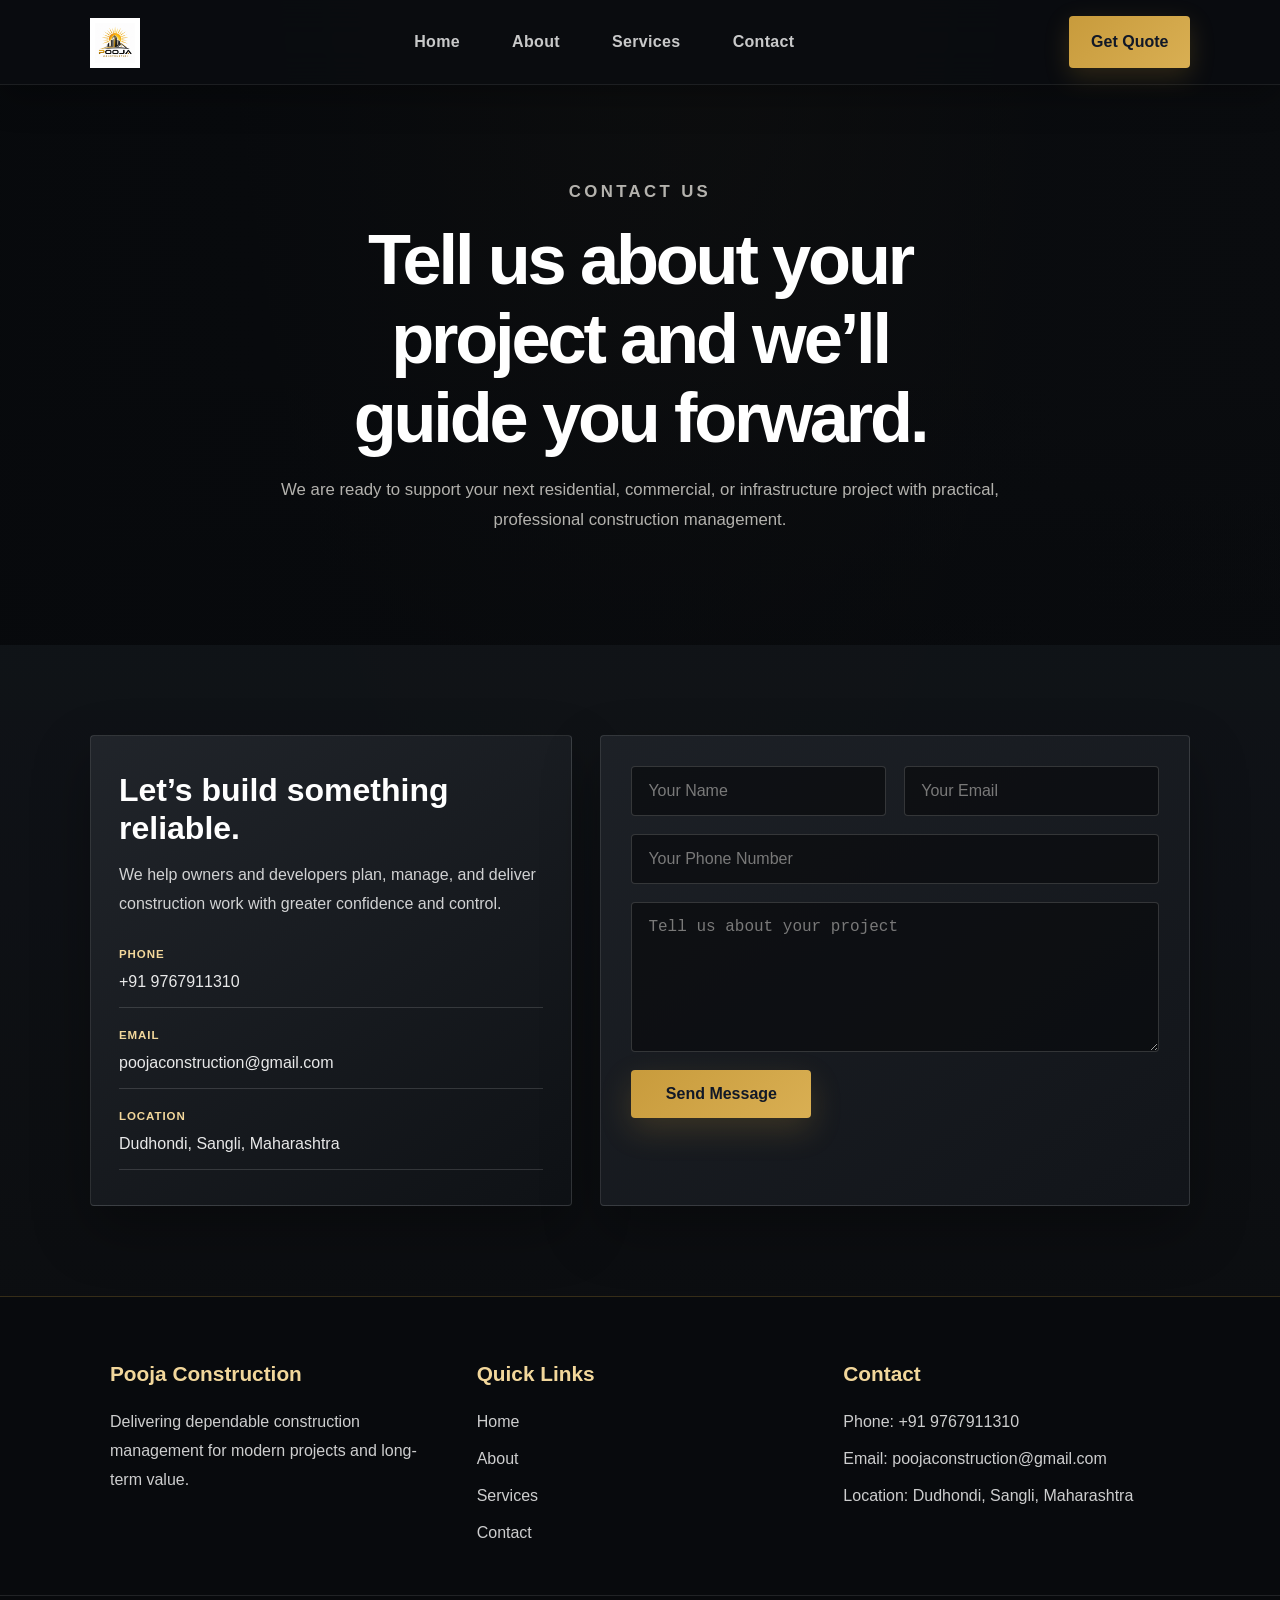
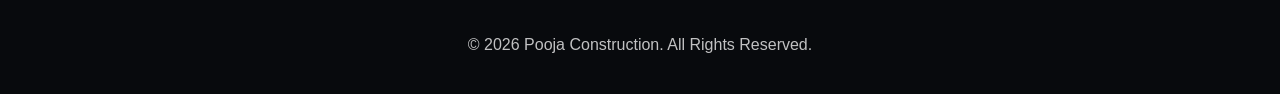
<file: contact.html>
<!DOCTYPE html>
<html lang="en">
<head>
    <meta charset="UTF-8">
    <meta name="viewport" content="width=device-width, initial-scale=1.0">
    <title>Contact Us | Pooja Construction</title>
    <link rel="stylesheet" href="css/style.css">
</head>
<body>
<header>
    <div class="logo">
        <img src="images/logo.png" alt="Pooja Construction Logo">
    </div>

    <nav>
        <a href="index.html">Home</a>
        <a href="about.html">About</a>
        <a href="services.html">Services</a>
        <a href="contact.html">Contact</a>
    </nav>

    <a href="contact.html" class="nav-cta">Get Quote</a>
</header>

<main>
    <section class="page-hero contact-page-hero reveal">
        <div class="page-hero-content">
            <p class="eyebrow">Contact us</p>
            <h1>Tell us about your project and we’ll guide you forward.</h1>
            <p>
                We are ready to support your next residential, commercial, or infrastructure project with practical, professional construction management.
            </p>
        </div>
    </section>

    <section class="page-section reveal">
        <div class="contact-wrap contact-page-wrap">
            <div class="contact-info">
                <h3>Let’s build something reliable.</h3>
                <p>We help owners and developers plan, manage, and deliver construction work with greater confidence and control.</p>

                <ul class="contact-details">
                    <li><span>Phone</span> +91 9767911310</li>
                    <li><span>Email</span> poojaconstruction@gmail.com</li>
                    <li><span>Location</span> Dudhondi, Sangli, Maharashtra</li>
                </ul>
            </div>

            <form class="contact-form" id="contactForm">
                <div class="field-row">
                    <input type="text" placeholder="Your Name" required>
                    <input type="email" placeholder="Your Email" required>
                </div>
                <input type="tel" placeholder="Your Phone Number" required>
                <textarea placeholder="Tell us about your project" rows="6" required></textarea>
                <button type="submit">Send Message</button>
            </form>
        </div>
    </section>
</main>

<footer>
    <div class="footer-container">
        <div class="footer-section">
            <h3>Pooja Construction</h3>
            <p>Delivering dependable construction management for modern projects and long-term value.</p>
        </div>

        <div class="footer-section">
            <h3>Quick Links</h3>
            <a href="index.html">Home</a>
            <a href="about.html">About</a>
            <a href="services.html">Services</a>
            <a href="contact.html">Contact</a>
        </div>

        <div class="footer-section">
            <h3>Contact</h3>
            <p>Phone: +91 9767911310</p>
            <p>Email: poojaconstruction@gmail.com</p>
            <p>Location: Dudhondi, Sangli, Maharashtra</p>
        </div>
    </div>

    <div class="footer-bottom">
        <p>© 2026 Pooja Construction. All Rights Reserved.</p>
    </div>
</footer>

<script src="js/script.js"></script>
</body>
</html>
</file>
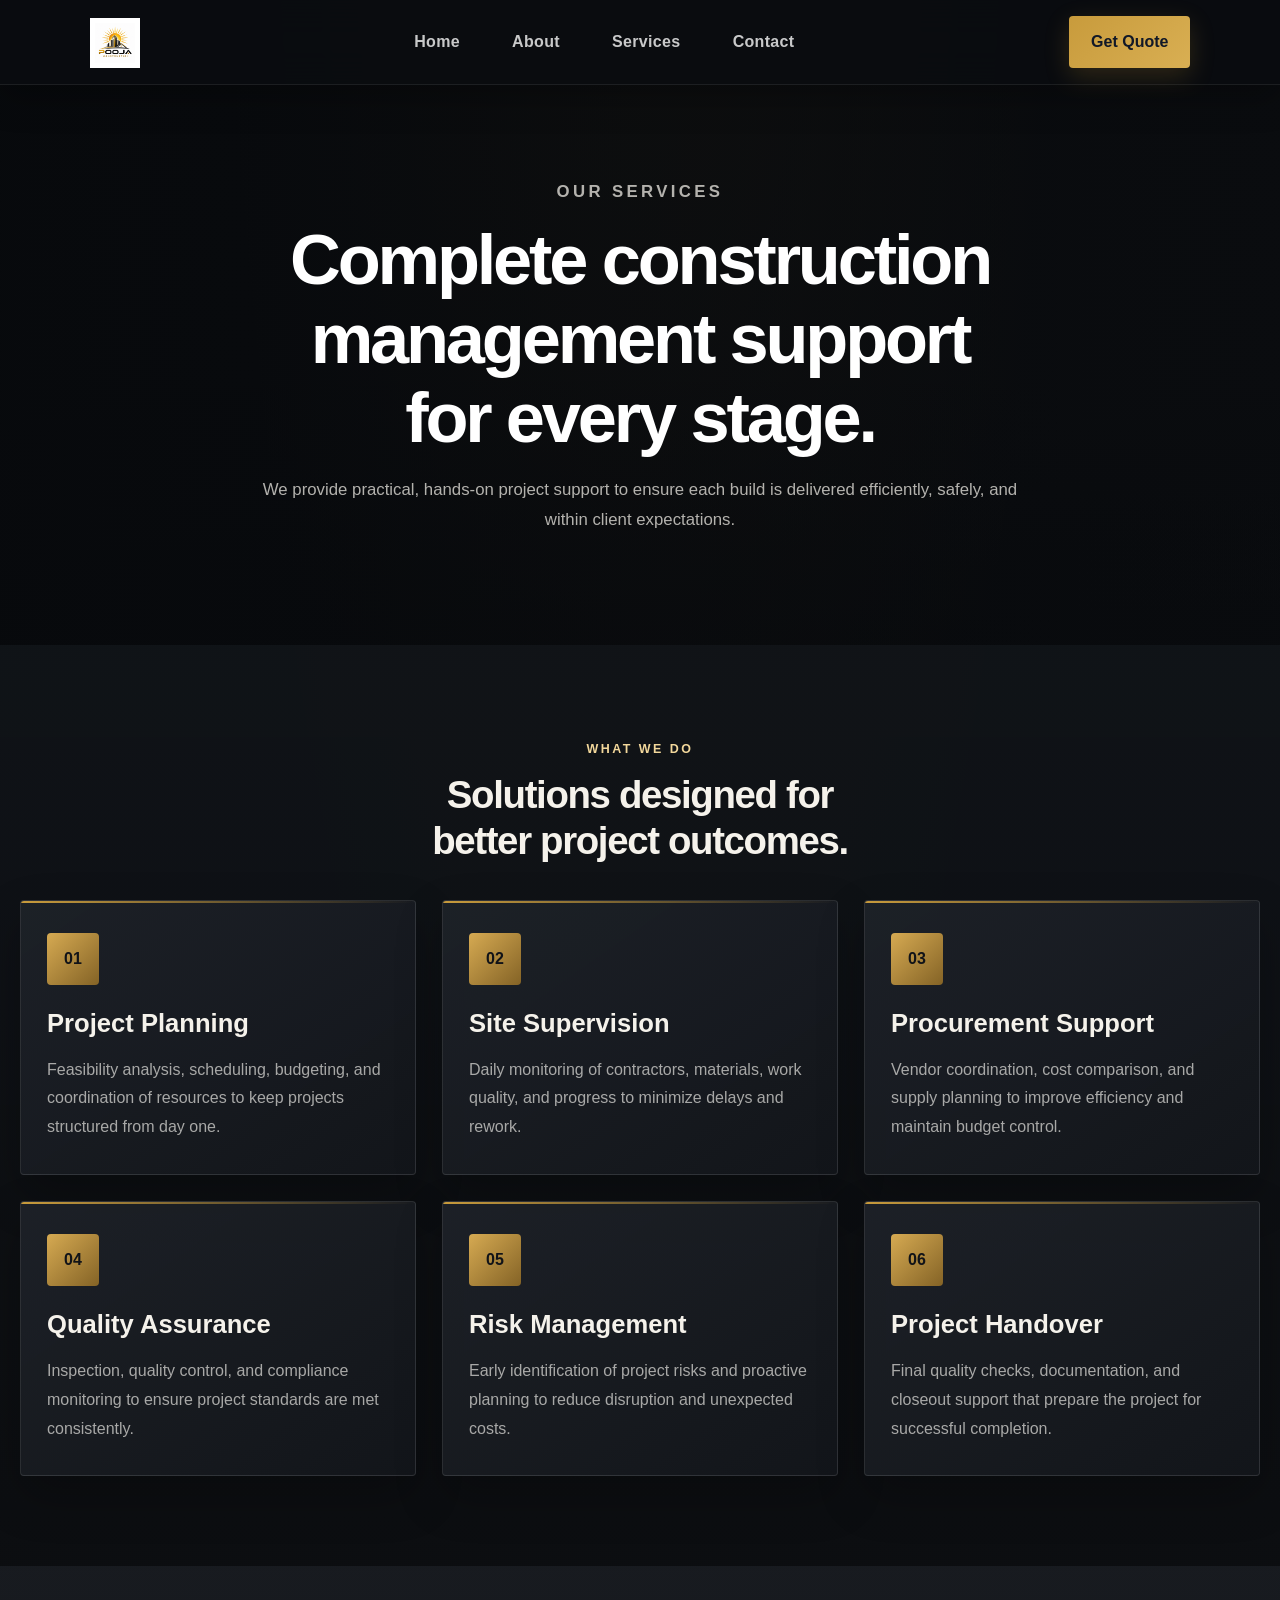
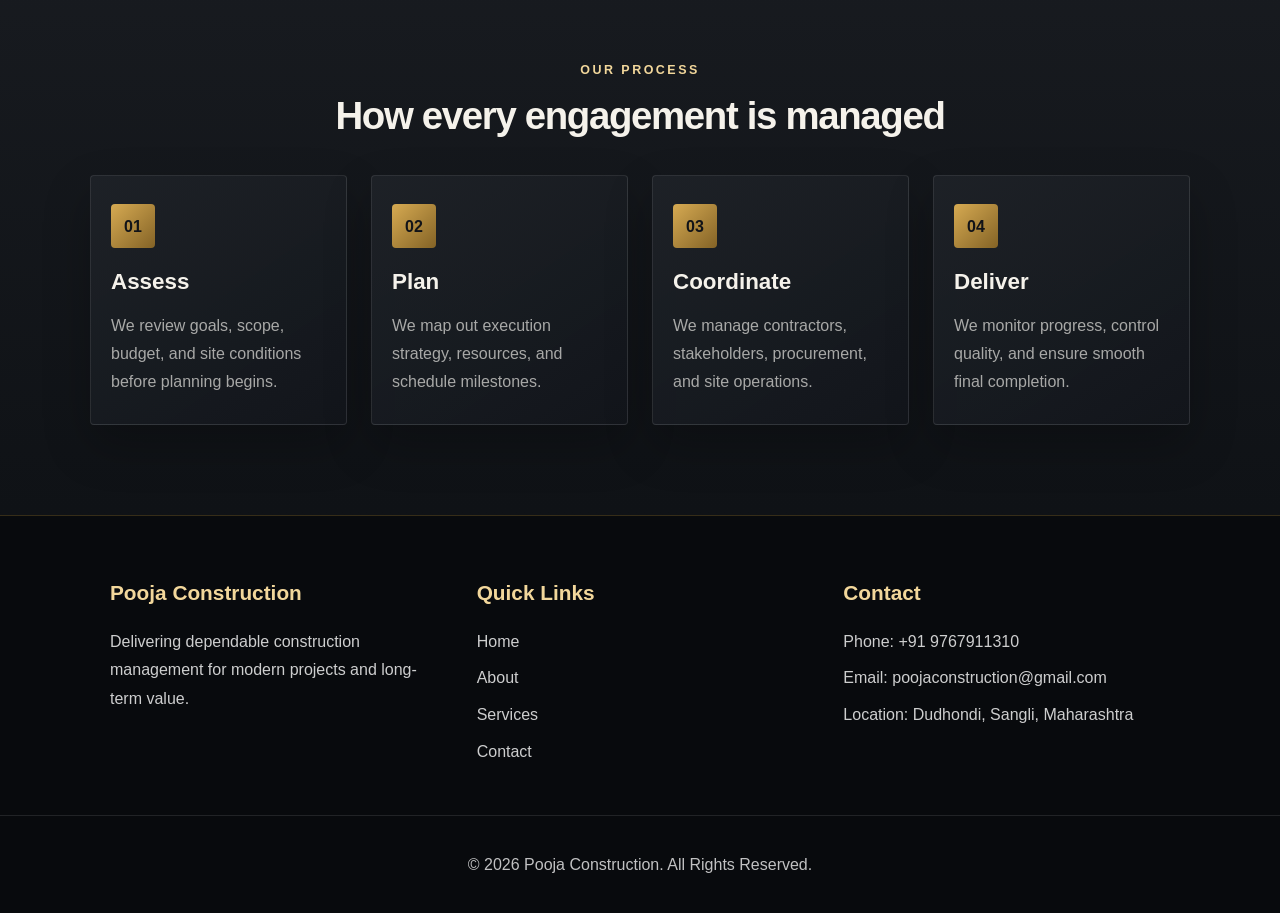
<file: services.html>
<!DOCTYPE html>
<html lang="en">
<head>
    <meta charset="UTF-8">
    <meta name="viewport" content="width=device-width, initial-scale=1.0">
    <title>Our Services | Pooja Construction</title>
    <link rel="stylesheet" href="css/style.css">
</head>
<body>
<header>
    <div class="logo">
        <img src="images/logo.png" alt="Pooja Construction Logo">
    </div>

    <nav>
        <a href="index.html">Home</a>
        <a href="about.html">About</a>
        <a href="services.html">Services</a>
        <a href="contact.html">Contact</a>
    </nav>

    <a href="contact.html" class="nav-cta">Get Quote</a>
</header>

<main>
    <section class="page-hero services-page-hero reveal">
        <div class="page-hero-content">
            <p class="eyebrow">Our services</p>
            <h1>Complete construction management support for every stage.</h1>
            <p>
                We provide practical, hands-on project support to ensure each build is delivered efficiently, safely, and within client expectations.
            </p>
        </div>
    </section>

    <section class="page-section reveal">
        <div class="section-heading center">
            <p class="section-tag">What we do</p>
            <h2>Solutions designed for better project outcomes.</h2>
        </div>

        <div class="service-cards service-page-cards">
            <div class="service-card">
                <div class="service-icon">01</div>
                <h3>Project Planning</h3>
                <p>Feasibility analysis, scheduling, budgeting, and coordination of resources to keep projects structured from day one.</p>
            </div>

            <div class="service-card">
                <div class="service-icon">02</div>
                <h3>Site Supervision</h3>
                <p>Daily monitoring of contractors, materials, work quality, and progress to minimize delays and rework.</p>
            </div>

            <div class="service-card">
                <div class="service-icon">03</div>
                <h3>Procurement Support</h3>
                <p>Vendor coordination, cost comparison, and supply planning to improve efficiency and maintain budget control.</p>
            </div>

            <div class="service-card">
                <div class="service-icon">04</div>
                <h3>Quality Assurance</h3>
                <p>Inspection, quality control, and compliance monitoring to ensure project standards are met consistently.</p>
            </div>

            <div class="service-card">
                <div class="service-icon">05</div>
                <h3>Risk Management</h3>
                <p>Early identification of project risks and proactive planning to reduce disruption and unexpected costs.</p>
            </div>

            <div class="service-card">
                <div class="service-icon">06</div>
                <h3>Project Handover</h3>
                <p>Final quality checks, documentation, and closeout support that prepare the project for successful completion.</p>
            </div>
        </div>
    </section>

    <section class="page-section alt-section reveal">
        <div class="section-heading center">
            <p class="section-tag">Our process</p>
            <h2>How every engagement is managed</h2>
        </div>

        <div class="process-grid">
            <div class="process-step">
                <span>01</span>
                <h3>Assess</h3>
                <p>We review goals, scope, budget, and site conditions before planning begins.</p>
            </div>
            <div class="process-step">
                <span>02</span>
                <h3>Plan</h3>
                <p>We map out execution strategy, resources, and schedule milestones.</p>
            </div>
            <div class="process-step">
                <span>03</span>
                <h3>Coordinate</h3>
                <p>We manage contractors, stakeholders, procurement, and site operations.</p>
            </div>
            <div class="process-step">
                <span>04</span>
                <h3>Deliver</h3>
                <p>We monitor progress, control quality, and ensure smooth final completion.</p>
            </div>
        </div>
    </section>
</main>

<footer>
    <div class="footer-container">
        <div class="footer-section">
            <h3>Pooja Construction</h3>
            <p>Delivering dependable construction management for modern projects and long-term value.</p>
        </div>

        <div class="footer-section">
            <h3>Quick Links</h3>
            <a href="index.html">Home</a>
            <a href="about.html">About</a>
            <a href="services.html">Services</a>
            <a href="contact.html">Contact</a>
        </div>

        <div class="footer-section">
            <h3>Contact</h3>
            <p>Phone: +91 9767911310</p>
            <p>Email: poojaconstruction@gmail.com</p>
            <p>Location: Dudhondi, Sangli, Maharashtra</p>
        </div>
    </div>

    <div class="footer-bottom">
        <p>© 2026 Pooja Construction. All Rights Reserved.</p>
    </div>
</footer>

<script src="js/script.js"></script>
</body>
</html>
</file>
<file: css/style.css>
:root {
    --bg: #0c0e11;
    --panel: #171a1f;
    --dark: #111318;
    --dark-2: #20242b;
    --muted: #b0b3b8;
    --line: rgba(255, 255, 255, 0.12);
    --gold: #c89b3c;
    --gold-soft: #f2d79b;
    --shadow: 0 24px 60px rgba(0, 0, 0, 0.32);
}

* {
    box-sizing: border-box;
}

html {
    scroll-behavior: smooth;
}

body {
    margin: 0;
    font-family: "Segoe UI", Arial, sans-serif;
    background: var(--bg);
    color: var(--dark);
    line-height: 1.6;
}

a {
    text-decoration: none;
    transition: all 0.2s ease;
}

img {
    max-width: 100%;
    display: block;
}

header {
    display: flex;
    justify-content: space-between;
    align-items: center;
    padding: 22px 7%;
    background: rgba(15, 23, 42, 0.96);
    position: sticky;
    top: 0;
    z-index: 99;
    box-shadow: 0 8px 25px rgba(0, 0, 0, 0.12);
}

.logo-section {
    display: flex;
    align-items: center;
    gap: 14px;
    cursor: pointer;
}

.logo {
    width: 50px;
    height: 50px;
    object-fit: contain;
}

.company-name {
    display: flex;
    flex-direction: column;
    font-size: 1.4rem;
    font-weight: 900;
    letter-spacing: 0.02em;
    background: linear-gradient(135deg, #ffd700 0%, #c89b3c 50%, #ff6b6b 100%);
    -webkit-background-clip: text;
    -webkit-text-fill-color: transparent;
    background-clip: text;
    text-transform: uppercase;
    line-height: 1.1;
}

.company-name span {
    font-size: 0.75rem;
    letter-spacing: 0.08em;
    font-weight: 700;
    background: linear-gradient(90deg, #c89b3c 0%, #ffd700 50%, #d4af37 100%);
    -webkit-background-clip: text;
    -webkit-text-fill-color: transparent;
    background-clip: text;
}

.logo-mark {
    display: inline-flex;
    align-items: center;
    justify-content: center;
    width: 42px;
    height: 42px;
    border-radius: 12px;
    background: linear-gradient(135deg, var(--gold), #d9af53);
    color: #111827;
    font-size: 0.85rem;
    font-weight: 800;
}

nav {
    display: flex;
    align-items: center;
    gap: 28px;
}

nav > a, .dropdown-trigger {
    color: rgba(255, 255, 255, 0.85);
    font-weight: 600;
    position: relative;
    padding: 8px 12px;
    transition: all 0.3s ease;
    display: inline-flex;
    align-items: center;
    cursor: pointer;
    border: none;
    background: none;
}

nav > a::before, .dropdown-trigger::before {
    content: "";
    position: absolute;
    bottom: 0;
    left: 0;
    width: 0;
    height: 2px;
    background: linear-gradient(90deg, var(--gold), var(--gold-soft));
    transition: width 0.4s cubic-bezier(0.34, 1.56, 0.64, 1);
}

nav > a::after, .dropdown-trigger::after {
    content: "";
    position: absolute;
    inset: 0;
    border-radius: 8px;
    background: rgba(200, 155, 60, 0.08);
    opacity: 0;
    transition: opacity 0.3s ease;
    z-index: -1;
}

nav > a:hover, .dropdown-trigger:hover {
    color: var(--gold-soft);
    transform: translateY(-2px);
}

nav > a:hover::before, .dropdown-trigger:hover::before {
    width: 100%;
}

nav > a:hover::after, .dropdown-trigger:hover::after {
    opacity: 1;
}

/* Projects Dropdown */
.nav-dropdown {
    position: relative;
}

.dropdown-trigger {
    padding-right: 20px;
}

.dropdown-menu {
    position: absolute;
    top: 100%;
    left: 0;
    background: linear-gradient(180deg, rgba(15, 23, 42, 0.98) 0%, rgba(31, 41, 55, 0.98) 100%);
    border: 1px solid rgba(200, 155, 60, 0.3);
    border-radius: 12px;
    padding: 12px 0;
    min-width: 200px;
    box-shadow: 0 12px 32px rgba(0, 0, 0, 0.3);
    opacity: 0;
    visibility: hidden;
    transform: translateY(-10px);
    transition: all 0.3s ease;
    margin-top: 8px;
    z-index: 100;
}

.nav-dropdown:hover .dropdown-menu {
    opacity: 1;
    visibility: visible;
    transform: translateY(0);
}

.dropdown-item {
    display: block;
    padding: 12px 20px;
    color: rgba(255, 255, 255, 0.8);
    font-weight: 500;
    font-size: 0.95rem;
    transition: all 0.2s ease;
    position: relative;
    overflow: hidden;
}

.dropdown-item::before {
    content: "";
    position: absolute;
    left: 0;
    top: 0;
    width: 3px;
    height: 100%;
    background: linear-gradient(180deg, var(--gold), var(--gold-soft));
    opacity: 0;
    transition: opacity 0.2s ease;
}

.dropdown-item:hover {
    background: rgba(200, 155, 60, 0.24);
    color: var(--gold-soft);
    padding-left: 24px;
}

.dropdown-item:hover::before {
    opacity: 1;
}

.nav-cta {
    display: inline-flex;
    align-items: center;
    justify-content: center;
    background: linear-gradient(135deg, var(--gold), #d9af53);
    color: #111827;
    border-radius: 10px;
    padding: 12px 18px;
    font-weight: 700;
}

main {
    padding: 0;
}

section {
    padding: 90px 20px;
}

.hero {
    display: grid;
    grid-template-columns: 1.2fr 0.8fr;
    align-items: center;
    gap: 40px;
    min-height: 620px;
    background: linear-gradient(135deg, rgba(15, 23, 42, 0.88), rgba(31, 41, 55, 0.75)),
        url("https://images.unsplash.com/photo-1541976520773-b146fe66f9dd?auto=format&fit=crop&w=1600&q=80") center/cover no-repeat;
    color: #fff;
    padding: 90px 7%;
    position: relative;
}

.hero-content {
    max-width: 760px;
    padding: 24px 0;
}

.eyebrow {
    margin: 0 0 14px;
    color: var(--gold-soft);
    font-size: 0.8rem;
    font-weight: 700;
    letter-spacing: 0.14em;
    text-transform: uppercase;
}

.hero h1 {
    font-size: clamp(2.7rem, 5vw, 5rem);
    margin: 0 0 18px;
    line-height: 1.08;
    letter-spacing: -0.05em;
}

.hero p {
    font-size: 1.08rem;
    line-height: 1.8;
    color: rgba(255, 255, 255, 0.82);
    max-width: 650px;
}

.hero-actions {
    display: flex;
    flex-wrap: wrap;
    gap: 18px;
    margin-top: 28px;
}

.hero-button,
.about-button,
.contact-form button {
    display: inline-flex;
    align-items: center;
    justify-content: center;
    background: linear-gradient(135deg, var(--gold) 0%, #d9af53 100%);
    color: #111827;
    padding: 15px 28px;
    border-radius: 12px;
    font-weight: 700;
    box-shadow: 0 12px 24px rgba(200, 155, 60, 0.25);
}

.hero-button.secondary {
    background: rgba(255, 255, 255, 0.08);
    color: #fff;
    border: 1px solid rgba(255, 255, 255, 0.22);
    box-shadow: none;
}

.hero-button:hover,
.about-button:hover,
.contact-form button:hover {
    transform: translateY(-1px);
    filter: brightness(1.02);
}

.hero-visual {
    position: relative;
    min-height: 420px;
    display: flex;
    align-items: center;
    justify-content: center;
}

.visual-card {
    border-radius: 22px;
    overflow: hidden;
    box-shadow: 0 30px 60px rgba(0, 0, 0, 0.25);
}

.main-card {
    width: min(100%, 480px);
    transform: rotate(2deg);
}

.main-card img {
    height: 470px;
    width: 100%;
    object-fit: cover;
}

.floating-card {
    position: absolute;
    right: 0;
    bottom: 36px;
    background: rgba(255, 255, 255, 0.96);
    color: var(--dark);
    padding: 18px 20px;
    border-radius: 18px;
    display: flex;
    flex-direction: column;
    min-width: 185px;
    box-shadow: 0 20px 30px rgba(0, 0, 0, 0.12);
}

.floating-card span {
    font-size: 0.7rem;
    text-transform: uppercase;
    letter-spacing: 0.12em;
    color: var(--muted);
}

.floating-card strong {
    font-size: 2.3rem;
    line-height: 1;
    margin: 8px 0;
}

.floating-card small {
    color: var(--muted);
}

.stats {
    display: grid;
    grid-template-columns: repeat(4, minmax(0, 1fr));
    gap: 20px;
    max-width: 1100px;
    margin: -36px auto 0;
    padding: 0 20px;
    position: relative;
    z-index: 1;
}

.stat-item {
    background: linear-gradient(135deg, rgba(255, 255, 255, 0.98) 0%, rgba(242, 215, 155, 0.15) 100%);
    border: 2px solid var(--line);
    border-radius: 18px;
    padding: 28px 18px;
    text-align: center;
    box-shadow: var(--shadow);
    transition: all 0.3s ease;
    position: relative;
}

.stat-item:hover {
    background: linear-gradient(135deg, rgba(255, 255, 255, 1) 0%, rgba(200, 155, 60, 0.2) 100%);
    border-color: var(--gold);
    box-shadow: 0 12px 32px rgba(200, 155, 60, 0.2);
    transform: translateY(-4px);
}

.stat-item strong {
    display: block;
    font-size: 2rem;
    color: var(--dark);
}

.stat-item span {
    color: var(--muted);
    font-size: 0.95rem;
}

.section-heading {
    max-width: 760px;
    margin-bottom: 36px;
}

.section-heading.center {
    margin-left: auto;
    margin-right: auto;
    text-align: center;
}

.section-tag {
    display: inline-block;
    margin: 0 0 12px;
    color: var(--gold);
    font-size: 0.78rem;
    letter-spacing: 0.12em;
    text-transform: uppercase;
    font-weight: 700;
}

.section-heading h2,
.about h2,
.services h2,
.contact h2 {
    font-size: clamp(2rem, 3vw, 3rem);
    margin: 0;
    line-height: 1.2;
}

.about {
    background: linear-gradient(135deg, rgba(240, 250, 255, 0.9) 0%, rgba(245, 240, 255, 0.5) 100%),
        url("https://images.unsplash.com/photo-1552664730-d307ca884978?auto=format&fit=crop&w=1600&q=80") center/cover fixed;
}

.about-grid {
    max-width: 1100px;
    margin: auto;
    display: grid;
    grid-template-columns: 1fr 1fr;
    gap: 40px;
    align-items: center;
}

.about-image {
    position: relative;
}

.about-image img {
    height: 520px;
    width: 100%;
    object-fit: cover;
    border-radius: 22px;
    box-shadow: var(--shadow);
    border: 3px solid var(--gold);
    transition: transform 0.3s ease;
}

.about-image img:hover {
    transform: scale(1.02);
}

.badge {
    position: absolute;
    left: 20px;
    bottom: 20px;
    background: rgba(17, 24, 39, 0.9);
    color: #fff;
    padding: 12px 16px;
    border-radius: 10px;
    font-size: 0.8rem;
    font-weight: 700;
    letter-spacing: 0.08em;
    text-transform: uppercase;
}

.about-text p {
    color: var(--muted);
    font-size: 1.02rem;
    line-height: 1.9;
    margin: 0 0 18px;
}

.feature-list {
    list-style: none;
    padding: 0;
    margin: 24px 0 26px;
    display: grid;
    gap: 12px;
}

.feature-list li {
    position: relative;
    padding-left: 24px;
    color: var(--dark);
    font-weight: 600;
}

.feature-list li::before {
    content: "";
    position: absolute;
    left: 0;
    top: 9px;
    width: 10px;
    height: 10px;
    border-radius: 50%;
    background: var(--gold);
    box-shadow: 0 0 0 4px rgba(200, 155, 60, 0.18);
}

.services {
    background: linear-gradient(180deg, rgba(247, 245, 242, 0.95) 0%, rgba(244, 241, 235, 0.95) 100%),
        url("https://images.unsplash.com/photo-1454165804606-c3d57bc86b40?auto=format&fit=crop&w=1600&q=80") center/cover fixed;
}

.services-container {
    max-width: 1100px;
    margin: auto;
}

.service-cards {
    display: grid;
    grid-template-columns: repeat(3, minmax(0, 1fr));
    gap: 26px;
    margin-top: 28px;
}

.service-card {
    background: linear-gradient(135deg, rgba(255, 255, 255, 0.98) 0%, rgba(230, 245, 255, 0.6) 100%);
    padding: 32px 26px;
    border: 2px solid var(--line);
    border-radius: 20px;
    box-shadow: var(--shadow);
    transition: all 0.3s ease;
    position: relative;
    overflow: hidden;
}

.service-card::before {
    content: "";
    position: absolute;
    top: 0;
    left: 0;
    right: 0;
    height: 4px;
    background: linear-gradient(90deg, var(--gold), transparent);
    opacity: 0;
    transition: opacity 0.3s ease;
}

.service-card:hover {
    transform: translateY(-8px);
    box-shadow: 0 24px 48px rgba(200, 155, 60, 0.15);
    border-color: var(--gold-soft);
}

.service-card:hover::before {
    opacity: 1;
}

.service-icon {
    display: inline-flex;
    align-items: center;
    justify-content: center;
    width: 52px;
    height: 52px;
    border-radius: 14px;
    background: linear-gradient(135deg, var(--gold-soft), rgba(200, 155, 60, 0.15));
    color: var(--dark);
    font-weight: 800;
    margin-bottom: 18px;
}

.service-card h3 {
    font-size: 1.6rem;
    margin: 0 0 12px;
}

.service-card p {
    margin: 0;
    color: var(--muted);
    line-height: 1.8;
}

.process {
    background: linear-gradient(180deg, rgba(255, 255, 255, 0.98) 0%, rgba(230, 245, 255, 0.4) 100%),
        url("https://images.unsplash.com/photo-1552664730-d307ca884978?auto=format&fit=crop&w=1600&q=80") center/cover fixed;
}

.testimonials {
    background: linear-gradient(180deg, rgba(255, 255, 255, 0.98) 0%, rgba(245, 235, 255, 0.5) 100%),
        url("https://images.unsplash.com/photo-1552664730-d307ca884978?auto=format&fit=crop&w=1600&q=80") center/cover fixed;
}

.process-grid,
.testimonial-grid {
    max-width: 1100px;
    margin: 0 auto;
    display: grid;
    grid-template-columns: repeat(4, minmax(0, 1fr));
    gap: 24px;
}

.process-step,
.testimonial-card {
    background: #f9f7f4;
    border: 2px solid var(--line);
    border-radius: 20px;
    padding: 28px 20px;
    box-shadow: var(--shadow);
    transition: all 0.3s ease;
}

.process-step:hover,
.testimonial-card:hover {
    border-color: var(--gold-soft);
    box-shadow: 0 16px 32px rgba(200, 155, 60, 0.12);
    transform: translateY(-4px);
}

.process-step span {
    display: inline-flex;
    width: 44px;
    height: 44px;
    border-radius: 12px;
    align-items: center;
    justify-content: center;
    background: var(--dark);
    color: #fff;
    font-weight: 800;
    margin-bottom: 16px;
}

.process-step h3 {
    margin: 0 0 12px;
    font-size: 1.4rem;
}

.process-step p,
.testimonial-card p,
.project-info p {
    margin: 0;
    color: var(--muted);
    line-height: 1.75;
}

.projects {
    background: linear-gradient(180deg, rgba(240, 250, 255, 0.9) 0%, rgba(245, 235, 255, 0.5) 100%),
        url("https://images.unsplash.com/photo-1552664730-d307ca884978?auto=format&fit=crop&w=1600&q=80") center/cover fixed;
}

.project-grid {
    max-width: 1100px;
    margin: 0 auto;
    display: grid;
    grid-template-columns: repeat(3, minmax(0, 1fr));
    gap: 26px;
}

.project-card {
    position: relative;
    overflow: hidden;
    background: linear-gradient(135deg, rgba(255, 255, 255, 0.98) 0%, rgba(245, 240, 255, 0.5) 100%);
    border-radius: 22px;
    border: 2px solid var(--line);
    box-shadow: var(--shadow);
    transition: all 0.3s ease;
}

.project-card:hover {
    border-color: var(--gold);
    box-shadow: 0 20px 40px rgba(213, 168, 73, 0.2);
    transform: translateY(-6px);
}

.project-card img {
    width: 100%;
    height: 280px;
    object-fit: cover;
    transition: transform 0.4s ease, filter 0.4s ease;
}

.project-card:hover img {
    transform: scale(1.06);
    filter: saturate(1.1) brightness(0.82);
}

.project-info {
    position: absolute;
    left: 0;
    right: 0;
    bottom: 0;
    padding: 22px 20px 24px;
    background: linear-gradient(180deg, rgba(17, 24, 39, 0) 0%, rgba(17, 24, 39, 0.9) 100%);
    transform: translateY(62%);
    opacity: 0;
    transition: transform 0.35s ease, opacity 0.35s ease;
}

.project-card:hover .project-info {
    transform: translateY(0);
    opacity: 1;
}

.project-info h3 {
    margin: 0 0 10px;
    font-size: 1.5rem;
    color: #fff;
    text-shadow: 0 2px 8px rgba(0, 0, 0, 0.3);
}

.project-info p {
    color: rgba(255, 255, 255, 0.82);
}

.testimonial-grid {
    grid-template-columns: repeat(3, minmax(0, 1fr));
}

.testimonial-card {
    background: linear-gradient(135deg, rgba(255, 255, 255, 0.98) 0%, rgba(245, 235, 255, 0.6) 100%);
}

.testimonial-card h4 {
    margin: 20px 0 6px;
    font-size: 1.1rem;
}

.testimonial-card span {
    color: var(--gold);
    font-weight: 700;
}

.contact {
    background: linear-gradient(180deg, rgba(247, 247, 247, 0.95) 0%, rgba(255, 255, 255, 0.95) 100%),
        url("https://images.unsplash.com/photo-1552664730-d307ca884978?auto=format&fit=crop&w=1600&q=80") center/cover fixed;
}

.contact-container {
    max-width: 1100px;
    margin: auto;
}

.contact-header {
    text-align: center;
    max-width: 760px;
    margin: 0 auto 42px;
}

.contact-intro {
    color: var(--muted);
    line-height: 1.8;
    margin-top: 14px;
}

.contact-wrap {
    display: grid;
    grid-template-columns: 0.9fr 1.1fr;
    gap: 28px;
    align-items: stretch;
}

.contact-info,
.contact-form {
    background: var(--panel);
    border: 2px solid var(--line);
    border-radius: 22px;
    box-shadow: var(--shadow);
    transition: all 0.3s ease;
}

.contact-form:hover {
    border-color: var(--gold-soft);
    box-shadow: 0 16px 36px rgba(200, 155, 60, 0.15);
}

.contact-info {
    padding: 35px 28px;
    background: linear-gradient(135deg, var(--dark) 0%, var(--dark-2) 100%);
    color: #fff;
}

.contact-info h3 {
    margin: 0 0 14px;
    font-size: 2rem;
    line-height: 1.2;
}

.contact-info p {
    color: rgba(255, 255, 255, 0.8);
    line-height: 1.8;
    margin: 0 0 26px;
}

.contact-details {
    list-style: none;
    padding: 0;
    margin: 0;
    display: flex;
    flex-direction: column;
    gap: 18px;
}

.contact-details li {
    display: flex;
    flex-direction: column;
    gap: 6px;
    padding-bottom: 12px;
    border-bottom: 1px solid rgba(255, 255, 255, 0.14);
    color: rgba(255, 255, 255, 0.9);
}

.contact-details span {
    font-size: 0.72rem;
    letter-spacing: 0.08em;
    text-transform: uppercase;
    color: var(--gold-soft);
    font-weight: 700;
}

.contact-form {
    display: flex;
    flex-direction: column;
    gap: 18px;
    padding: 30px;
    background: linear-gradient(135deg, rgba(255, 255, 255, 0.98) 0%, rgba(230, 250, 255, 0.5) 100%) !important;
}

.field-row {
    display: grid;
    grid-template-columns: repeat(2, minmax(0, 1fr));
    gap: 18px;
}

.contact-form input,
.contact-form textarea {
    width: 100%;
    padding: 15px 16px;
    border: 1px solid #d1d5db;
    border-radius: 12px;
    font-size: 1rem;
    background: #f9fafb;
    color: var(--dark);
    transition: border-color 0.2s ease, box-shadow 0.2s ease;
}

.contact-form input:focus,
.contact-form textarea:focus {
    outline: none;
    border-color: var(--gold);
    box-shadow: 0 0 0 4px rgba(200, 155, 60, 0.12);
    background:#fff;
}

.contact-form textarea {
    min-height: 150px;
    resize: vertical;
}

.contact-form button {
    width: fit-content;
    min-width: 180px;
    border: none;
    cursor: pointer;
    font-size: 1rem;
}

footer {
    background: rgba(15, 23, 42, 0.96);
    color: #fff;
    padding-top: 60px;
}

.footer-container {
    max-width: 1100px;
    margin: auto;
    padding: 0 20px 40px;
    display: flex;
    justify-content: space-between;
    gap: 40px;
}

.footer-section {
    flex: 1;
}

.footer-section h3 {
    margin: 0 0 18px;
    font-size: 1.3rem;
}

.footer-section p,
.footer-section a {
    color: rgba(255, 255, 255, 0.8);
    line-height: 1.8;
    margin: 0 0 8px;
}

.footer-section a {
    display: block;
}

.footer-section a:hover {
    color: var(--gold-soft);
}

.footer-bottom {
    text-align: center;
    border-top: 1px solid rgba(255, 255, 255, 0.12);
    padding: 20px 15px;
    color: rgba(255, 255, 255, 0.75);
}

.logo img {
    width: 170px;
    height: auto;
    display: block;
}

.page-hero {
    min-height: 440px;
    display: flex;
    align-items: center;
    justify-content: center;
    text-align: center;
    padding: 90px 20px;
    background: linear-gradient(135deg, rgba(15, 23, 42, 0.9), rgba(31, 41, 55, 0.8)),
        url("https://images.unsplash.com/photo-1504307651254-35680f356dfd?auto=format&fit=crop&w=1600&q=80") center/cover no-repeat;
    color: #fff;
}

.page-hero-content {
    max-width: 760px;
}

.page-hero-content h1 {
    font-size: clamp(2.3rem, 4vw, 4rem);
    line-height: 1.12;
    margin: 0 0 16px;
}

.page-hero-content p {
    color: rgba(255, 255, 255, 0.8);
    font-size: 1.05rem;
    line-height: 1.8;
}

.page-section {
    padding: 90px 20px;
    background: linear-gradient(180deg, rgba(255, 255, 255, 0.98) 0%, rgba(230, 245, 255, 0.4) 100%),
        url("https://images.unsplash.com/photo-1552664730-d307ca884978?auto=format&fit=crop&w=1600&q=80") center/cover fixed;
}

.alt-section {
    background: linear-gradient(180deg, #f7f5f2 0%, #f4f1eb 100%);
}

.page-grid {
    max-width: 1100px;
    margin: 0 auto;
    display: grid;
    grid-template-columns: 1fr 1fr;
    gap: 40px;
    align-items: center;
}

.page-image-wrap img {
    width: 100%;
    height: 480px;
    object-fit: cover;
    border-radius: 22px;
    box-shadow: var(--shadow);
}

.page-copy h2 {
    font-size: clamp(2rem, 3vw, 2.8rem);
    margin: 0 0 16px;
}

.page-copy p {
    color: var(--muted);
    line-height: 1.8;
    margin-bottom: 20px;
}

.value-grid {
    max-width: 1100px;
    margin: 0 auto;
    display: grid;
    grid-template-columns: repeat(4, minmax(0, 1fr));
    gap: 24px;
}

.value-card {
    background: linear-gradient(135deg, rgba(255, 255, 255, 0.98) 0%, rgba(240, 250, 255, 0.6) 100%);
    border: 2px solid var(--line);
    border-radius: 18px;
    padding: 28px 20px;
    box-shadow: var(--shadow);
    transition: all 0.3s ease;
}

.value-card:hover {
    background: linear-gradient(135deg, rgba(255, 255, 255, 1) 0%, rgba(200, 155, 60, 0.15) 100%);
    border-color: var(--gold-soft);
    box-shadow: 0 12px 28px rgba(200, 155, 60, 0.15);
    transform: translateY(-4px);
}

.value-card h3 {
    margin-top: 0;
    margin-bottom: 12px;
    font-size: 1.4rem;
}

.value-card p {
    margin: 0;
    color: var(--muted);
    line-height: 1.8;
}

.mission-box {
    max-width: 900px;
    margin: 0 auto;
    background: #f9f7f4;
    border: 2px solid var(--gold-soft);
    border-radius: 20px;
    padding: 30px 24px;
    box-shadow: 0 8px 24px rgba(200, 155, 60, 0.1);
    transition: all 0.3s ease;
}

.mission-box:hover {
    box-shadow: 0 12px 32px rgba(200, 155, 60, 0.2);
    border-color: var(--gold);
}

.mission-box p {
    margin: 0;
    color: var(--muted);
    line-height: 1.9;
    font-size: 1.05rem;
}

.service-page-cards {
    grid-template-columns: repeat(3, minmax(0, 1fr));
}

.contact-page-wrap {
    max-width: 1100px;
    margin: 0 auto;
}

.reveal {
    opacity: 0;
    transform: translateY(24px);
    transition: opacity 0.7s ease, transform 0.7s ease;
}

.reveal.visible {
    opacity: 1;
    transform: translateY(0);
}

/* Thank You Modal */
.thank-you-modal {
    display: none;
    position: fixed;
    top: 0;
    left: 0;
    width: 100%;
    height: 100%;
    background: rgba(0, 0, 0, 0.5);
    z-index: 1000;
    justify-content: center;
    align-items: center;
    animation: fadeIn 0.3s ease;
}

.thank-you-modal.show {
    display: flex;
}

@keyframes fadeIn {
    from {
        opacity: 0;
    }
    to {
        opacity: 1;
    }
}

.modal-content {
    background: linear-gradient(135deg, rgba(255, 255, 255, 0.99) 0%, rgba(230, 245, 255, 0.4) 100%);
    border-radius: 24px;
    padding: 50px 40px;
    max-width: 500px;
    width: 90%;
    text-align: center;
    box-shadow: 0 30px 60px rgba(0, 0, 0, 0.3);
    animation: slideUp 0.4s ease;
    border: 2px solid var(--gold-soft);
}

@keyframes slideUp {
    from {
        transform: translateY(40px);
        opacity: 0;
    }
    to {
        transform: translateY(0);
        opacity: 1;
    }
}

.modal-icon {
    margin-bottom: 24px;
    display: inline-block;
    animation: scaleIn 0.6s cubic-bezier(0.34, 1.56, 0.64, 1);
}

@keyframes scaleIn {
    from {
        transform: scale(0);
        opacity: 0;
    }
    to {
        transform: scale(1);
        opacity: 1;
    }
}

.modal-content h2 {
    font-size: 2.4rem;
    color: var(--dark);
    margin: 0 0 16px;
    font-weight: 800;
}

.modal-content p {
    font-size: 1.05rem;
    color: var(--muted);
    line-height: 1.8;
    margin: 0 0 12px;
}

.modal-subtext {
    color: var(--muted);
    font-size: 0.95rem;
    margin-bottom: 28px !important;
}

.modal-button {
    display: inline-flex;
    align-items: center;
    justify-content: center;
    background: linear-gradient(135deg, var(--gold) 0%, #d9af53 100%);
    color: #111827;
    padding: 14px 40px;
    border-radius: 12px;
    border: none;
    font-weight: 700;
    font-size: 1rem;
    cursor: pointer;
    transition: all 0.3s ease;
    box-shadow: 0 12px 24px rgba(200, 155, 60, 0.25);
}

.modal-button:hover {
    transform: translateY(-2px);
    box-shadow: 0 16px 32px rgba(200, 155, 60, 0.35);
}

.modal-button:active {
    transform: translateY(0);
}

@media (max-width: 1000px) {
    .hero {
        grid-template-columns: 1fr;
        text-align: center;
    }

    .hero-content {
        margin: 0 auto;
    }

    .hero-actions {
        justify-content: center;
    }

    .stats,
    .process-grid,
    .project-grid,
    .testimonial-grid,
    .service-cards,
    .about-grid,
    .contact-wrap {
        grid-template-columns: 1fr 1fr;
    }
}

@media (max-width: 768px) {
    header {
        flex-wrap: wrap;
        justify-content: center;
        gap: 14px;
        padding: 18px 20px;
    }

    nav {
        flex-wrap: wrap;
        justify-content: center;
        gap: 12px 18px;
    }

    .hero {
        min-height: 480px;
        padding-top: 70px;
        padding-bottom: 70px;
    }

    .main-card img {
        height: 340px;
    }

    .stats,
    .process-grid,
    .project-grid,
    .testimonial-grid,
    .service-cards,
    .about-grid,
    .contact-wrap,
    .field-row {
        grid-template-columns: 1fr;
    }

    .contact-info,
    .contact-form {
        padding: 22px 18px;
    }

    .footer-container {
        flex-direction: column;
        text-align: center;
    }
}
.logo img {
    height: 45px;
    width: auto;
    display: block;
}

/* Cinematic site theme */
body {
    background:
        radial-gradient(ellipse at 50% -20%, rgba(200, 155, 60, 0.08), transparent 48%),
        var(--bg);
    color: #f5f2eb;
}

header {
    padding-top: 16px;
    padding-bottom: 16px;
    background: rgba(10, 12, 15, 0.88);
    backdrop-filter: blur(18px);
    border-bottom: 1px solid rgba(255, 255, 255, 0.08);
    box-shadow: 0 12px 35px rgba(0, 0, 0, 0.28);
}

.logo img {
    width: 52px;
    height: 52px;
    object-fit: contain;
}

.company-name {
    background: linear-gradient(110deg, #fff4d0, #d5a944 55%, #f5d992);
    -webkit-background-clip: text;
    background-clip: text;
}

.company-name span {
    background: linear-gradient(90deg, #d5a944, #fff0c1);
    -webkit-background-clip: text;
    background-clip: text;
}

nav {
    gap: clamp(12px, 2.2vw, 32px);
}

nav > a,
.dropdown-trigger {
    color: rgba(255, 255, 255, 0.78);
    letter-spacing: 0.02em;
}

.nav-cta {
    border-radius: 4px;
    padding: 13px 22px;
    flex-shrink: 0;
    white-space: nowrap;
    box-shadow: 0 8px 26px rgba(200, 155, 60, 0.2);
}

section {
    padding: clamp(76px, 9vw, 124px) 7%;
    scroll-margin-top: 88px;
}

.hero {
    min-height: min(780px, calc(100svh - 84px));
    padding-top: clamp(78px, 10vw, 140px);
    padding-bottom: clamp(90px, 12vw, 160px);
    background:
        linear-gradient(90deg, rgba(7, 9, 12, 0.95) 0%, rgba(9, 11, 14, 0.76) 48%, rgba(9, 11, 14, 0.36) 100%),
        linear-gradient(0deg, rgba(9, 11, 14, 0.72), transparent 46%),
        url("https://images.unsplash.com/photo-1541976520773-b146fe66f9dd?auto=format&fit=crop&w=1600&q=80") center/cover no-repeat;
    overflow: hidden;
}

.hero-content {
    position: relative;
    z-index: 1;
}

.eyebrow,
.section-tag {
    color: var(--gold-soft);
    letter-spacing: 0.2em;
}

.hero h1 {
    max-width: 760px;
    font-size: clamp(3rem, 6.4vw, 6.2rem);
    font-weight: 650;
    letter-spacing: -0.055em;
    text-wrap: balance;
}

.hero p {
    color: rgba(245, 242, 235, 0.78);
}

.hero-button,
.about-button,
.contact-form button,
.modal-button {
    border-radius: 4px;
    box-shadow: 0 12px 32px rgba(200, 155, 60, 0.2);
    transition: transform 0.25s ease, box-shadow 0.25s ease, filter 0.25s ease;
}

.hero-button:hover,
.about-button:hover,
.contact-form button:hover,
.modal-button:hover {
    transform: translateY(-3px);
    box-shadow: 0 16px 38px rgba(200, 155, 60, 0.32);
    filter: brightness(1.08);
}

.hero-button.secondary {
    background: rgba(12, 14, 17, 0.28);
    border-color: rgba(255, 255, 255, 0.34);
    backdrop-filter: blur(8px);
}

.main-card {
    border: 1px solid rgba(255, 255, 255, 0.22);
    border-radius: 4px;
    transform: rotate(0);
    box-shadow: 0 34px 80px rgba(0, 0, 0, 0.48);
}

.main-card img {
    filter: saturate(0.78) contrast(1.08);
}

.floating-card {
    right: -14px;
    bottom: 24px;
    background: rgba(15, 18, 22, 0.86);
    color: #f5f2eb;
    border: 1px solid rgba(242, 215, 155, 0.42);
    border-radius: 4px;
    backdrop-filter: blur(14px);
}

.floating-card span,
.floating-card small {
    color: rgba(255, 255, 255, 0.62);
}

.floating-card strong {
    color: var(--gold-soft);
}

.stats {
    max-width: 1180px;
    margin-top: -54px;
    padding: 0 24px;
}

.stat-item {
    background: rgba(20, 23, 28, 0.9);
    border: 1px solid rgba(255, 255, 255, 0.12);
    border-radius: 4px;
    box-shadow: 0 18px 48px rgba(0, 0, 0, 0.28);
    backdrop-filter: blur(12px);
}

.stat-item:hover {
    background: #1c2026;
}

.stat-item strong,
.section-heading h2,
.about h2,
.services h2,
.contact h2,
.page-copy h2 {
    color: #f5f2eb;
}

.stat-item strong {
    color: var(--gold-soft);
}

.stat-item span,
.about-text p,
.service-card p,
.process-step p,
.testimonial-card p,
.project-info p,
.contact-intro,
.page-copy p,
.value-card p,
.mission-box p {
    color: rgba(238, 236, 231, 0.68);
}

.section-heading h2,
.about h2,
.services h2,
.contact h2,
.page-copy h2 {
    text-wrap: balance;
    letter-spacing: -0.035em;
}

.about,
.services,
.process,
.testimonials,
.projects,
.contact,
.page-section {
    background-color: #111419;
    color: #f5f2eb;
}

.about {
    background:
        linear-gradient(90deg, rgba(12, 14, 17, 0.94), rgba(12, 14, 17, 0.82)),
        url("https://images.unsplash.com/photo-1552664730-d307ca884978?auto=format&fit=crop&w=1600&q=80") center/cover fixed;
}

.services {
    background:
        linear-gradient(180deg, rgba(15, 18, 22, 0.92), rgba(12, 14, 17, 0.97)),
        url("https://images.unsplash.com/photo-1454165804606-c3d57bc86b40?auto=format&fit=crop&w=1600&q=80") center/cover fixed;
}

.process,
.testimonials,
.page-section {
    background:
        linear-gradient(180deg, rgba(16, 19, 23, 0.96), rgba(12, 14, 17, 0.98)),
        url("https://images.unsplash.com/photo-1552664730-d307ca884978?auto=format&fit=crop&w=1600&q=80") center/cover fixed;
}

.projects {
    background:
        linear-gradient(180deg, rgba(10, 12, 15, 0.94), rgba(15, 18, 22, 0.98)),
        url("https://images.unsplash.com/photo-1504307651254-35680f356dfd?auto=format&fit=crop&w=1600&q=80") center/cover fixed;
}

.contact {
    background:
        linear-gradient(180deg, rgba(15, 18, 22, 0.94), rgba(9, 11, 14, 0.98)),
        url("https://images.unsplash.com/photo-1552664730-d307ca884978?auto=format&fit=crop&w=1600&q=80") center/cover fixed;
}

.about-image img,
.page-image-wrap img {
    border: 1px solid rgba(242, 215, 155, 0.45);
    border-radius: 4px;
    box-shadow: 0 30px 70px rgba(0, 0, 0, 0.42);
    filter: saturate(0.82);
}

.badge {
    left: 0;
    bottom: 24px;
    background: rgba(12, 14, 17, 0.88);
    border-left: 3px solid var(--gold);
    border-radius: 0 4px 4px 0;
    backdrop-filter: blur(10px);
}

.feature-list li {
    color: rgba(245, 242, 235, 0.88);
}

.feature-list li::before {
    box-shadow: 0 0 16px rgba(200, 155, 60, 0.55);
}

.service-card,
.process-step,
.testimonial-card,
.value-card,
.mission-box {
    background: linear-gradient(145deg, rgba(30, 34, 40, 0.94), rgba(19, 22, 27, 0.96));
    border: 1px solid rgba(255, 255, 255, 0.1);
    border-radius: 4px;
    box-shadow: 0 20px 48px rgba(0, 0, 0, 0.24);
}

.service-card:hover,
.process-step:hover,
.testimonial-card:hover,
.value-card:hover,
.mission-box:hover {
    background: linear-gradient(145deg, #252a31, #191c21);
    border-color: rgba(200, 155, 60, 0.55);
    box-shadow: 0 24px 54px rgba(0, 0, 0, 0.36);
}

.service-card::before {
    opacity: 1;
    height: 2px;
}

.service-icon,
.process-step span {
    background: linear-gradient(135deg, #d6aa52, #846326);
    color: #111318;
    border-radius: 4px;
}

.service-card h3,
.process-step h3,
.testimonial-card h4,
.value-card h3 {
    color: #f5f2eb;
}

.project-card {
    background: #16191e;
    border: 1px solid rgba(255, 255, 255, 0.12);
    border-radius: 4px;
    box-shadow: 0 24px 54px rgba(0, 0, 0, 0.34);
}

.project-card img {
    height: 360px;
    filter: saturate(0.78) brightness(0.8);
}

.project-card:hover img {
    filter: saturate(0.95) brightness(0.72);
}

.project-info {
    min-height: 48%;
    display: flex;
    flex-direction: column;
    justify-content: flex-end;
    background: linear-gradient(180deg, transparent 0%, rgba(8, 10, 12, 0.5) 22%, rgba(8, 10, 12, 0.96) 100%);
    transform: translateY(0);
    opacity: 1;
}

.project-info h3 {
    color: #fff;
}

.testimonial-card {
    position: relative;
    padding-top: 42px;
}

.testimonial-card::before {
    content: "“";
    position: absolute;
    top: 8px;
    left: 20px;
    color: var(--gold);
    font-family: Georgia, serif;
    font-size: 3.4rem;
    line-height: 1;
}

.testimonial-card span {
    color: var(--gold-soft);
}

.contact-info,
.contact-form {
    border: 1px solid rgba(255, 255, 255, 0.12);
    border-radius: 4px;
    box-shadow: 0 24px 58px rgba(0, 0, 0, 0.3);
}

.contact-info {
    background: linear-gradient(145deg, rgba(34, 38, 44, 0.96), rgba(15, 18, 22, 0.98));
}

.contact-form {
    background: linear-gradient(145deg, rgba(30, 34, 40, 0.96), rgba(18, 21, 26, 0.98)) !important;
}

.contact-form input,
.contact-form textarea {
    background: rgba(10, 12, 15, 0.72);
    color: #f5f2eb;
    border: 1px solid rgba(255, 255, 255, 0.16);
    border-radius: 4px;
}

.contact-form input::placeholder,
.contact-form textarea::placeholder {
    color: rgba(238, 236, 231, 0.48);
}

.contact-form input:focus,
.contact-form textarea:focus {
    background: rgba(10, 12, 15, 0.92);
}

.page-hero {
    min-height: min(560px, 72svh);
    background:
        linear-gradient(90deg, rgba(7, 9, 12, 0.9), rgba(7, 9, 12, 0.42)),
        linear-gradient(0deg, rgba(7, 9, 12, 0.45), transparent 50%),
        url("https://images.unsplash.com/photo-1504307651254-35680f356dfd?auto=format&fit=crop&w=1600&q=80") center/cover no-repeat;
}

.page-hero-content h1 {
    font-size: clamp(2.7rem, 5.5vw, 5rem);
    letter-spacing: -0.045em;
    text-wrap: balance;
}

.page-hero-content p {
    color: rgba(245, 242, 235, 0.72);
}

.alt-section {
    background:
        linear-gradient(180deg, rgba(24, 27, 32, 0.98), rgba(15, 18, 22, 0.98));
}

.mission-box {
    border-color: rgba(200, 155, 60, 0.34);
}

.dropdown-menu {
    background: rgba(15, 18, 22, 0.98);
    backdrop-filter: blur(16px);
}

footer {
    background: #080a0d;
    border-top: 1px solid rgba(200, 155, 60, 0.24);
}

.footer-section h3 {
    color: var(--gold-soft);
}

.footer-bottom {
    border-top-color: rgba(255, 255, 255, 0.1);
}

.thank-you-modal {
    background: rgba(3, 5, 7, 0.78);
    backdrop-filter: blur(10px);
}

.modal-content {
    background: linear-gradient(145deg, #24282e, #13161a);
    border: 1px solid rgba(242, 215, 155, 0.42);
    border-radius: 4px;
    color: #f5f2eb;
}

.modal-content h2 {
    color: #f5f2eb;
}

.modal-content p {
    color: rgba(238, 236, 231, 0.7);
}

a:focus-visible,
button:focus-visible,
input:focus-visible,
textarea:focus-visible {
    outline: 2px solid var(--gold-soft);
    outline-offset: 4px;
}

@media (max-width: 768px) {
    header {
        padding: 14px 18px;
    }

    section {
        padding: 76px 22px;
    }

    .hero {
        min-height: auto;
        background-position: 58% center;
    }

    .hero-visual {
        min-height: 330px;
    }

    .main-card img {
        height: 340px;
    }

    .floating-card {
        right: 0;
    }

    .stats {
        margin-top: -32px;
        padding: 0 18px;
    }

    .project-card img {
        height: 320px;
    }

    .about,
    .services,
    .process,
    .testimonials,
    .projects,
    .contact,
    .page-section {
        background-attachment: scroll;
    }
}

@media (prefers-reduced-motion: reduce) {
    html {
        scroll-behavior: auto;
    }

    *,
    *::before,
    *::after {
        animation-duration: 0.01ms !important;
        animation-iteration-count: 1 !important;
        scroll-behavior: auto !important;
        transition-duration: 0.01ms !important;
    }
}

.home-page {
    --signal: #73e5ed;
    --signal-soft: rgba(115, 229, 237, 0.16);
}

.home-page header {
    border-bottom-color: rgba(115, 229, 237, 0.18);
}

.home-page .hero {
    isolation: isolate;
}

.home-page .hero::before {
    content: "";
    position: absolute;
    inset: 0;
    z-index: 0;
    pointer-events: none;
    opacity: 0.48;
    background-image: radial-gradient(circle, rgba(115, 229, 237, 0.34) 1px, transparent 1.35px);
    background-size: 28px 28px;
    mask-image: linear-gradient(90deg, transparent 0%, #000 48%, #000 100%);
}

.home-page section:not(.hero) {
    position: relative;
    isolation: isolate;
}

.home-page section:not(.hero)::before {
    content: "";
    position: absolute;
    inset: 0;
    z-index: 0;
    pointer-events: none;
    opacity: 0.34;
    background-image: radial-gradient(circle, rgba(115, 229, 237, 0.28) 1px, transparent 1.35px);
    background-size: 28px 28px;
    mask-image: linear-gradient(180deg, #000 0%, #000 72%, transparent 100%);
}

.home-page section:not(.hero) > * {
    position: relative;
    z-index: 1;
}

.home-page .hero::after {
    content: "";
    position: absolute;
    z-index: 0;
    top: -34%;
    right: -12%;
    width: min(68vw, 820px);
    aspect-ratio: 1;
    border-radius: 50%;
    pointer-events: none;
    background: radial-gradient(circle, rgba(37, 183, 199, 0.18), rgba(37, 183, 199, 0.035) 44%, transparent 70%);
    animation: ambient-drift 14s ease-in-out infinite alternate;
}

.home-page .hero-content,
.home-page .hero-visual {
    z-index: 1;
}

.home-page .eyebrow {
    display: flex;
    align-items: center;
    gap: 10px;
    color: var(--signal);
}

.home-page .eyebrow::before {
    content: "";
    width: 7px;
    height: 7px;
    flex: 0 0 7px;
    border-radius: 50%;
    background: var(--signal);
    box-shadow: 0 0 16px rgba(115, 229, 237, 0.85);
}

.home-page .hero h1 {
    background: linear-gradient(112deg, #fff 8%, #d7f8fa 65%, #b4e9ec);
    -webkit-background-clip: text;
    background-clip: text;
    color: transparent;
}

.home-page .hero-visual {
    isolation: isolate;
}

.home-page .hero-visual::before,
.home-page .hero-visual::after {
    content: "";
    position: absolute;
    z-index: -1;
    pointer-events: none;
    border: 1px solid rgba(115, 229, 237, 0.2);
    border-radius: 50%;
}

.home-page .hero-visual::before {
    inset: 1% -4%;
    transform: rotate(-24deg) scaleX(0.78);
    box-shadow: 0 0 50px rgba(54, 194, 206, 0.08), inset 0 0 40px rgba(54, 194, 206, 0.04);
    animation: orbit-breathe 9s ease-in-out infinite alternate;
}

.home-page .hero-visual::after {
    inset: 11% 5%;
    transform: rotate(30deg) scaleX(0.78);
    border-style: dashed;
    opacity: 0.42;
}

.home-page .main-card {
    position: relative;
    border-color: rgba(115, 229, 237, 0.5);
    box-shadow: 0 34px 80px rgba(0, 0, 0, 0.48), 0 0 36px rgba(41, 185, 198, 0.12);
}

.home-page .main-card::after {
    content: "";
    position: absolute;
    inset: 0;
    pointer-events: none;
    background: linear-gradient(145deg, rgba(115, 229, 237, 0.12), transparent 30%, transparent 72%, rgba(200, 155, 60, 0.1));
}

.home-page .floating-card {
    position: absolute;
    min-width: 205px;
    border-color: rgba(115, 229, 237, 0.42);
    box-shadow: 0 18px 48px rgba(0, 0, 0, 0.38), 0 0 28px rgba(41, 185, 198, 0.1);
}

.home-page .floating-card::before {
    content: "";
    position: absolute;
    top: 21px;
    right: 20px;
    width: 7px;
    height: 7px;
    border-radius: 50%;
    background: var(--signal);
    box-shadow: 0 0 13px rgba(115, 229, 237, 0.8);
    animation: signal-pulse 2.4s ease-in-out infinite;
}

.home-page .floating-card span {
    color: var(--signal);
}

.home-page .hero-button.secondary {
    border-color: rgba(115, 229, 237, 0.46);
}

.home-page .section-tag {
    color: var(--signal);
}

.home-page .stat-item {
    border-top-color: rgba(115, 229, 237, 0.34);
}

.home-page .stat-item:hover {
    border-color: rgba(115, 229, 237, 0.5);
    box-shadow: 0 12px 36px rgba(41, 185, 198, 0.12);
}

.home-page .project-card:hover {
    border-color: rgba(115, 229, 237, 0.6);
    box-shadow: 0 20px 48px rgba(41, 185, 198, 0.14);
}

@keyframes ambient-drift {
    from {
        transform: translate3d(0, -2%, 0) scale(0.94);
    }
    to {
        transform: translate3d(-4%, 4%, 0) scale(1.06);
    }
}

@keyframes orbit-breathe {
    from {
        opacity: 0.55;
        transform: rotate(-24deg) scaleX(0.76);
    }
    to {
        opacity: 1;
        transform: rotate(-18deg) scaleX(0.82);
    }
}

@keyframes signal-pulse {
    50% {
        opacity: 0.45;
        box-shadow: 0 0 5px rgba(115, 229, 237, 0.45);
    }
}

@keyframes background-bounce {
    0% {
        transform: translate3d(-3%, -4%, 0) scale(0.94);
    }
    28% {
        transform: translate3d(4%, -1%, 0) scale(1.08);
    }
    58% {
        transform: translate3d(1%, 5%, 0) scale(0.97);
    }
    82% {
        transform: translate3d(-5%, 2%, 0) scale(1.04);
    }
    100% {
        transform: translate3d(-3%, -4%, 0) scale(0.94);
    }
}

.home-page::before {
    content: "";
    position: fixed;
    left: -12%;
    top: -12%;
    width: 124%;
    height: 124%;
    z-index: 97;
    pointer-events: none;
    background:
        radial-gradient(circle at 18% 32%, rgba(115, 229, 237, 0.13), transparent 24%),
        radial-gradient(circle at 82% 68%, rgba(200, 155, 60, 0.11), transparent 20%),
        radial-gradient(circle at 72% 18%, rgba(115, 229, 237, 0.07), transparent 18%);
    filter: blur(12px);
    mix-blend-mode: screen;
    transform-origin: center;
    animation: background-bounce 10s cubic-bezier(0.34, 1.56, 0.64, 1) infinite alternate;
}

@media (max-width: 768px) {
    .home-page .hero::before {
        opacity: 0.38;
        background-size: 24px 24px;
    }

    .home-page::before {
        opacity: 0.72;
        filter: blur(18px);
    }

    .home-page .hero::after {
        width: 100vw;
        right: -42%;
    }

    .home-page .hero-visual::before,
    .home-page .hero-visual::after {
        inset: 5% -2%;
    }
}

@media (prefers-reduced-motion: reduce) {
    .home-page .hero::after,
    .home-page .hero-visual::before,
    .home-page .floating-card::before,
    .home-page::before {
        animation: none;
    }
}

body::after {
    content: "";
    position: fixed;
    inset: 0;
    z-index: 98;
    pointer-events: none;
    opacity: 0;
    background: radial-gradient(
        var(--spotlight-size, 320px) circle at var(--cursor-x, 50vw) var(--cursor-y, 50vh),
        rgba(115, 229, 237, 0.14),
        rgba(115, 229, 237, 0.045) 42%,
        transparent 76%
    );
    mix-blend-mode: screen;
    transition: opacity 0.25s ease;
}

body.cursor-spotlight-active::after,
.home-page.cursor-spotlight-active::after {
    opacity: 1;
}

@media (hover: none), (pointer: coarse), (prefers-reduced-motion: reduce) {
    body::after,
    .home-page::after {
        display: none;
    }
}
</file>
